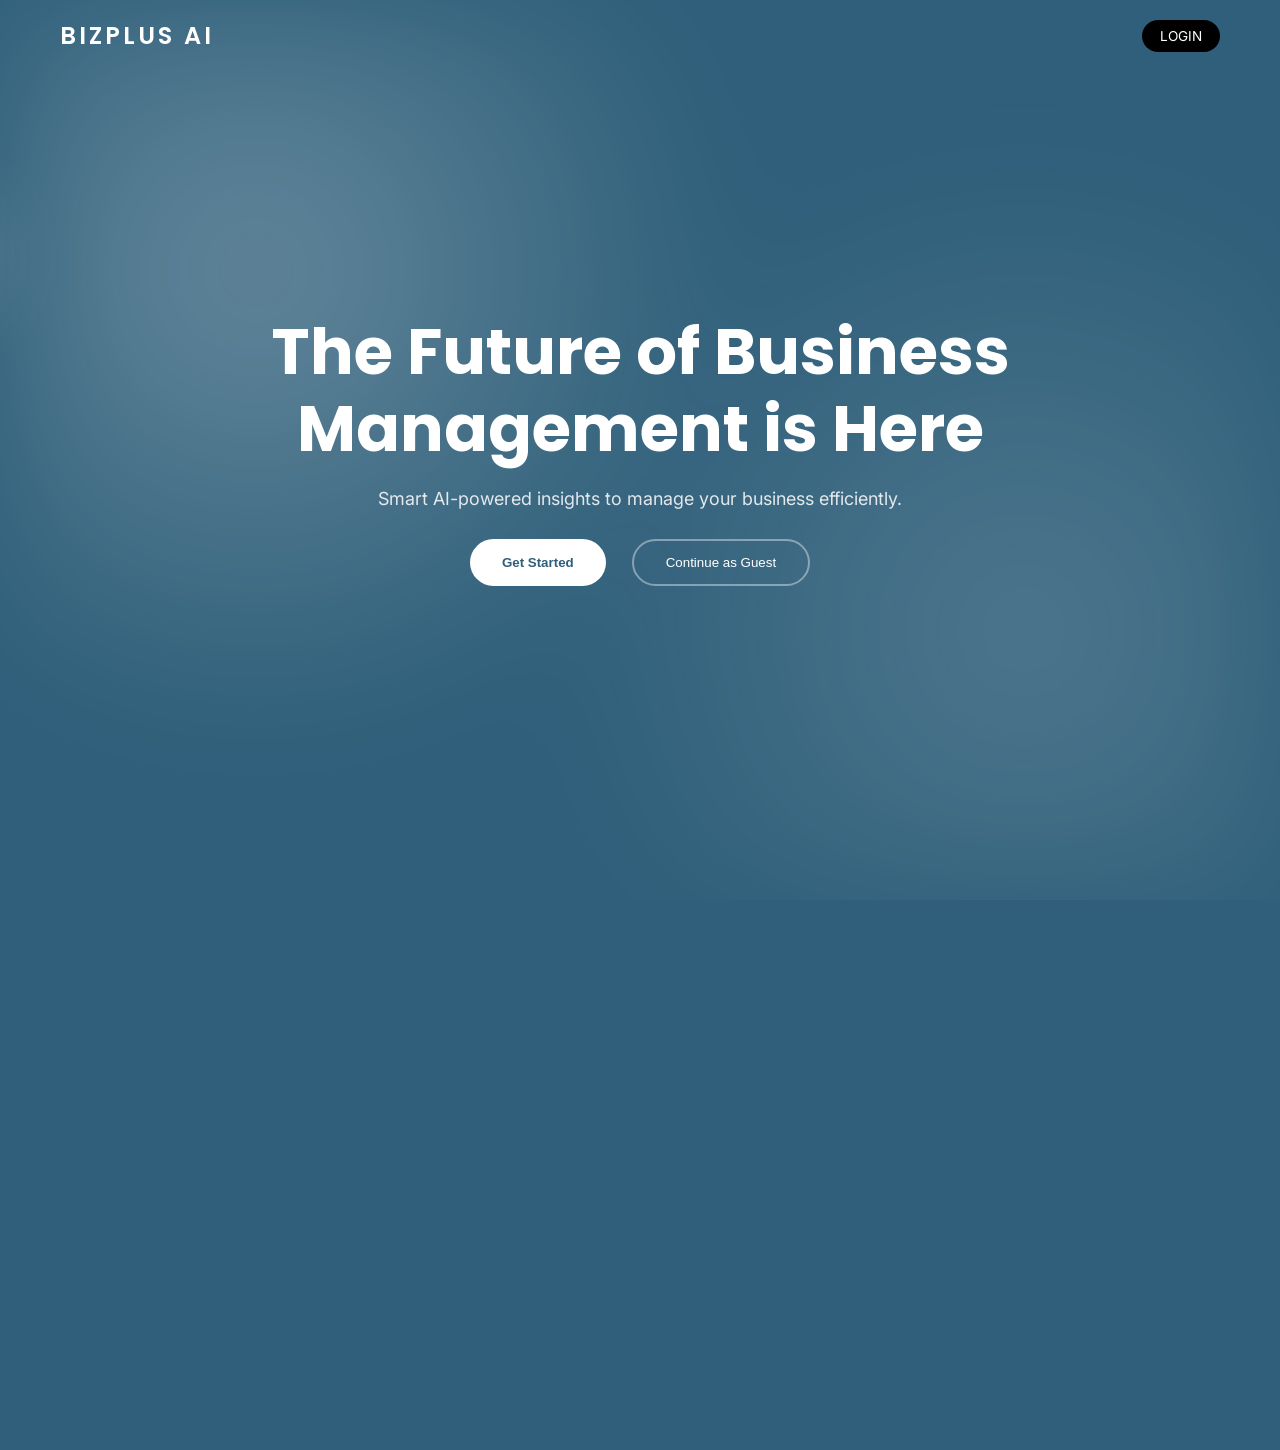
<file: templates/index.html>
<!DOCTYPE html>
<html lang="en">
<head>
    <meta charset="UTF-8">
    <meta name="viewport" content="width=device-width, initial-scale=1.0">
    <title>BizPlus AI - The Future of Business Management</title>
    <link href="https://fonts.googleapis.com/css2?family=Inter:wght@300;400;500&family=Poppins:wght@600;700&display=swap" rel="stylesheet">
    <style>
* {
    margin: 0;
    padding: 0;
    box-sizing: border-box;
}

body, html {
    height: 100%;
    width: 100%;
    overflow-x: hidden;
    font-family: 'Inter', sans-serif;
    background: #2f5f7a;
    position: relative;
}

/* SOFT BACKGROUND GLOW */
body::before {
    content: "";
    position: absolute;
    width: 100%;
    height: 100%;
    background: radial-gradient(circle at 20% 30%, rgba(255,255,255,0.25), transparent 40%),
                radial-gradient(circle at 80% 70%, rgba(255,255,255,0.15), transparent 40%);
    filter: blur(60px);
    z-index: 0;
}

/* CLOUD BACKGROUND */
.cloud-bg {
    position: absolute;
    width: 100%;
    height: 100%;
    overflow: hidden;
    z-index: 0;
}

.cloud {
    position: absolute;
    width: 300px;
    height: 150px;
    background: rgba(255,255,255,0.15);
    border-radius: 50%;
    filter: blur(40px);
    animation: floatCloud 30s linear infinite;
}

.cloud:nth-child(1) {
    top: 20%;
    left: -300px;
}

.cloud:nth-child(2) {
    top: 60%;
    left: -400px;
    animation-duration: 40s;
}

@keyframes floatCloud {
    from {
        transform: translateX(0);
    }
    to {
        transform: translateX(120vw);
    }
}

/* NAVBAR */
.landing-nav {
    position: fixed;
    top: 0;
    width: 100%;
    height: 70px;
    padding: 0 60px;
    display: flex;
    justify-content: space-between;
    align-items: center;
    background: transparent;
    z-index: 100;
}

.nav-brand {
    font-family: 'Poppins', sans-serif;
    color: #ffffff;
    font-weight: 600;
    font-size: 1.5rem;
    letter-spacing: 3px;
    text-decoration: none;
}

.login-btn {
    background: #000000;
    color: #ffffff;
    padding: 8px 18px;
    border-radius: 20px;
    font-size: 0.85rem;
    text-decoration: none;
    transition: 0.3s;
}

.login-btn:hover {
    background: #222;
}

/* HERO SECTION */
.hero {
    position: relative;
    z-index: 2;
    height: 100vh;
    display: flex;
    justify-content: center;
    align-items: center;
    text-align: center;
}

.hero-content {
    max-width: 800px;
}

.hero h1 {
    font-family: 'Poppins', sans-serif;
    color: #ffffff;
    font-size: clamp(2.5rem, 5vw, 64px);
    line-height: 1.2;
    margin-bottom: 20px;
}

.hero p {
    color: rgba(255,255,255,0.85);
    font-size: 18px;
    margin-bottom: 30px;
}

/* BUTTONS */
.btn-start {
    background: #ffffff;
    color: #2f5f7a;
    padding: 14px 32px;
    border-radius: 30px;
    font-weight: 600;
    border: none;
    cursor: pointer;
    margin-right: 10px;
    transition: 0.3s;
}

.btn-start:hover {
    background: #000;
    color: #fff;
}

.btn-guest {
    background: transparent;
    color: #ffffff;
    padding: 14px 32px;
    border-radius: 30px;
    border: 2px solid rgba(255,255,255,0.4);
    cursor: pointer;
    transition: 0.3s;
}

.btn-guest:hover {
    background: rgba(255,255,255,0.1);
}

/* FEATURES SECTION */
.features {
    padding: 120px 20px;
    text-align: center;
    color: white;
    position: relative;
    z-index: 2;
}

.features-title {
    font-size: 2.5rem;
    margin-bottom: 60px;
    font-family: 'Poppins', sans-serif;
}

/* GRID */
.features-grid {
    display: flex;
    justify-content: center;
    gap: 30px;
    flex-wrap: wrap;
}

/* CARD */
.feature-card {
    width: 240px;
    background: rgba(255,255,255,0.08);
    border: 1px solid rgba(255,255,255,0.2);
    backdrop-filter: blur(12px);
    border-radius: 16px;
    padding: 25px 20px;
    color: white;
    transition: 0.3s;
}

.feature-card:hover {
    transform: translateY(-8px);
    background: rgba(255,255,255,0.15);
    box-shadow: 0 10px 30px rgba(0,0,0,0.3);
}

.feature-card .icon {
    font-size: 2rem;
    margin-bottom: 15px;
}

.feature-card h3 {
    margin-bottom: 10px;
}

.feature-card p {
    font-size: 0.9rem;
    color: rgba(255,255,255,0.85);
}

/* RESPONSIVE */
@media (max-width: 768px) {
    .landing-nav {
        padding: 0 20px;
    }
}

/* TEXT ANIMATION */
.fade-up {
    opacity: 0;
    transform: translateY(30px);
    animation: fadeUp 1s ease forwards;
}

.fade-delay-1 { animation-delay: 0.2s; }
.fade-delay-2 { animation-delay: 0.5s; }
.fade-delay-3 { animation-delay: 0.8s; }

@keyframes fadeUp {
    to {
        opacity: 1;
        transform: translateY(0);
    }
}
    </style>
</head>
<body>

    <script>
  window.watsonAssistantChatOptions = {
    integrationID: "ea502117-c6d4-49c6-991c-81a5b313e014", // The ID of this integration.
    region: "https://integrations.au-syd.assistant.watson.appdomain.cloud", // The region your integration is hosted in.
    serviceInstanceID: "85255c97-57e1-45c2-b309-c8f4a8ec1f94", // The ID of your service instance.
    onLoad: async (instance) => { await instance.render(); }
  };
  setTimeout(function(){
    const t=document.createElement('script');
    t.src="https://web-chat.global.assistant.watson.appdomain.cloud/versions/" + (window.watsonAssistantChatOptions.clientVersion || 'latest') + "/WatsonAssistantChatEntry.js";
    document.head.appendChild(t);
  });
</script>
    <div class="cloud-bg">
    <div class="cloud"></div>
    <div class="cloud"></div>
</div>

    <nav class="landing-nav">
        <a href="/" class="nav-brand">BIZPLUS AI</a>
        <div class="nav-links">
            <a href="/login" class="login-btn">LOGIN</a>
        </div>
    </nav>

    <section class="hero">
        <div class="hero-content">
<h1 class="fade-up fade-delay-1">
    The Future of Business Management is Here
</h1>

<p class="fade-up fade-delay-2">
    Smart AI-powered insights to manage your business efficiently.
</p>

<div class="fade-up fade-delay-3" style="display: flex; gap: 16px; margin-top: 10px; flex-wrap: wrap; justify-content: center;">
                <button class="btn-start" onclick="window.location.href='/register'">Get Started</button>
                <button class="btn-guest" onclick="window.location.href='/guest_login'">Continue as Guest</button>
            </div>
        </div>
    </section>
    <section class="features">
    <h2 class="features-title">What BizzPlus AI Can Do</h2>

    <div class="features-grid">

        <div class="feature-card">
            <div class="icon">📦</div>
            <h3>Smart Inventory</h3>
            <p>Track products, expiry dates, and pricing with automated margin calculation.</p>
        </div>

        <div class="feature-card">
            <div class="icon">🧾</div>
            <h3>Billing System</h3>
            <p>Create bills instantly and automatically update stock in real-time.</p>
        </div>

        <div class="feature-card">
            <div class="icon">📊</div>
            <h3>Analytics</h3>
            <p>Visualize daily, weekly, and monthly sales with actionable insights.</p>
        </div>

        <div class="feature-card">
            <div class="icon">🤖</div>
            <h3>AI Insights</h3>
            <p>Get smart suggestions like restocking alerts and demand predictions.</p>
        </div>

    </div>
</section>

</body>
</html>
</file>
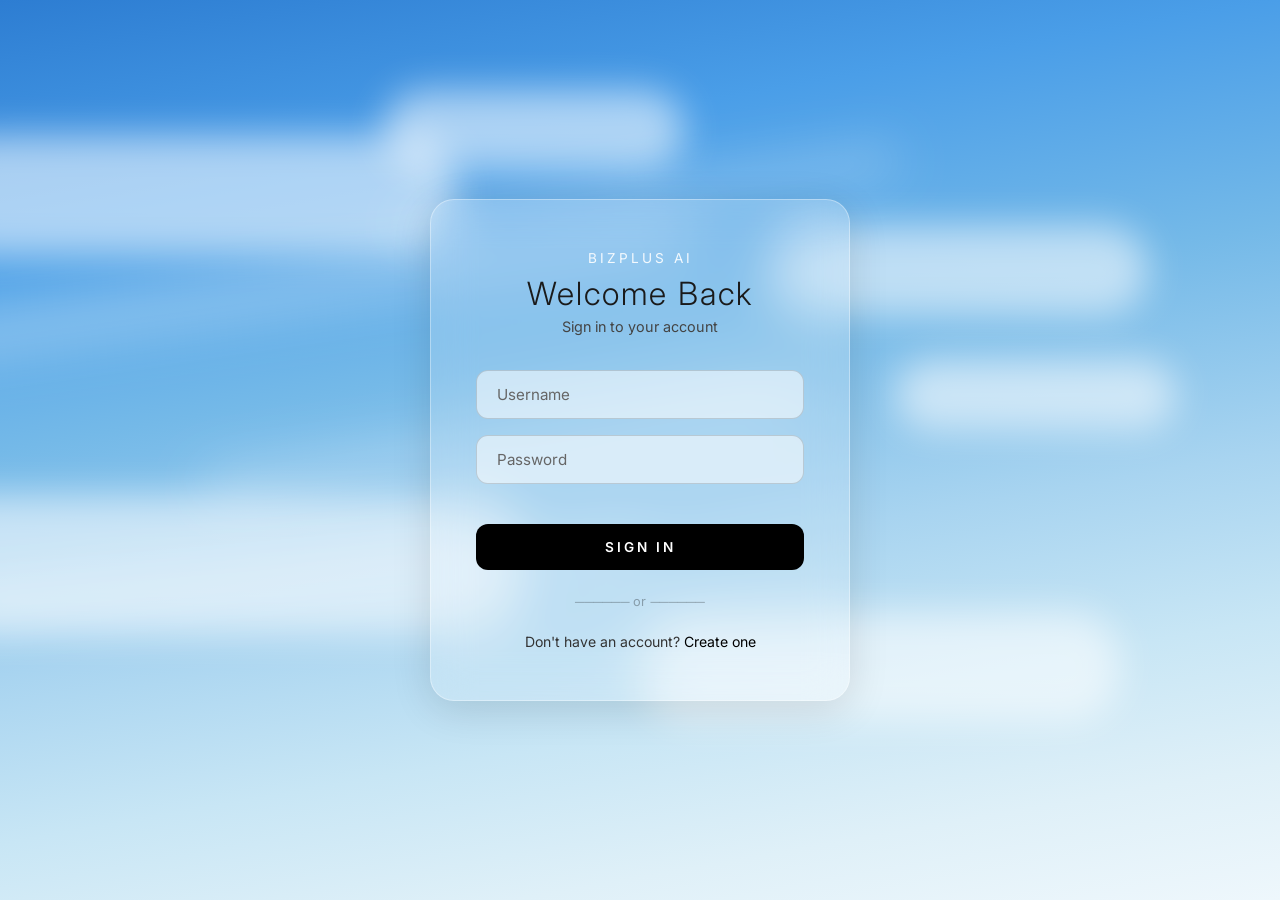
<file: templates/login.html>
<!DOCTYPE html>
<html lang="en">
<head>
    <meta charset="UTF-8">
    <meta name="viewport" content="width=device-width, initial-scale=1.0">
    <title>BizPlus AI - Login</title>
    <link href="https://fonts.googleapis.com/css2?family=Inter:wght@300;400;600&display=swap" rel="stylesheet">
    <style>
        * {
            margin: 0;
            padding: 0;
            box-sizing: border-box;
            font-family: 'Inter', sans-serif;
        }
        
        body, html {
            height: 100%;
            width: 100%;
            overflow-x: hidden;
            background: linear-gradient(
              170deg,
              #2d7dd2 0%,
              #4a9ee8 20%,
              #74b9e8 40%,
              #a8d4f0 60%,
              #c8e6f5 75%,
              #dff0f8 88%,
              #eef7fc 100%
            );
            display: flex;
            justify-content: center;
            align-items: center;
        }

        /* Pure CSS Clouds */
        .cloud-layer {
            position: absolute;
            width: 100%;
            height: 100%;
            top: 0;
            left: 0;
            pointer-events: none;
            z-index: 0;
        }

        .cloud {
            position: absolute;
            background: rgba(255, 255, 255, 0.55);
            border-radius: 50px;
            filter: blur(18px);
        }

        .cloud-1 { width: 520px; height: 120px; top: 15%; left: -5%; animation: floatCloud1 28s linear infinite; }
        .cloud-2 { width: 380px; height: 90px; top: 25%; left: 60%; animation: floatCloud2 22s linear infinite; }
        .cloud-3 { width: 650px; height: 140px; top: 55%; left: -10%; animation: floatCloud3 35s linear infinite; }
        .cloud-4 { width: 300px; height: 80px; top: 10%; left: 30%; animation: floatCloud1 18s linear infinite reverse; }
        .cloud-5 { width: 480px; height: 110px; top: 68%; left: 50%; animation: floatCloud2 30s linear infinite; }
        .cloud-6 { width: 280px; height: 70px; top: 40%; left: 70%; animation: floatCloud3 25s linear infinite reverse; }

        .wisp {
            position: absolute;
            background: rgba(255, 255, 255, 0.30);
            border-radius: 100px;
            filter: blur(25px);
        }

        .wisp-1 { width: 800px; height: 40px; top: 30%; left: -100px; transform: rotate(-8deg); animation: floatCloud2 40s ease-in-out infinite; }
        .wisp-2 { width: 600px; height: 30px; top: 48%; left: 200px; transform: rotate(-8deg); animation: floatCloud1 50s ease-in-out infinite; }
        .wisp-3 { width: 700px; height: 35px; top: 62%; left: -50px; transform: rotate(-5deg); animation: floatCloud3 45s ease-in-out infinite; }
        .wisp-4 { width: 500px; height: 25px; top: 20%; left: 400px; transform: rotate(-8deg); animation: floatCloud2 38s ease-in-out infinite reverse; }

        @keyframes floatCloud1 {
            0%   { transform: translateX(0px) translateY(0px); }
            25%  { transform: translateX(15px) translateY(-8px); }
            50%  { transform: translateX(30px) translateY(0px); }
            75%  { transform: translateX(15px) translateY(8px); }
            100% { transform: translateX(0px) translateY(0px); }
        }
        @keyframes floatCloud2 {
            0%   { transform: translateX(0px) translateY(0px); }
            33%  { transform: translateX(-20px) translateY(10px); }
            66%  { transform: translateX(20px) translateY(-10px); }
            100% { transform: translateX(0px) translateY(0px); }
        }
        @keyframes floatCloud3 {
            0%   { transform: translateX(0px) scale(1); }
            50%  { transform: translateX(25px) scale(1.03); }
            100% { transform: translateX(0px) scale(1); }
        }

        /* Glassmorphism Auth Card */
        .auth-card {
            position: relative;
            z-index: 10;
            background: rgba(255, 255, 255, 0.18);
            backdrop-filter: blur(20px);
            -webkit-backdrop-filter: blur(20px);
            border: 1px solid rgba(255, 255, 255, 0.35);
            border-radius: 24px;
            padding: 50px 45px;
            width: 420px;
            box-shadow: 0 8px 40px rgba(0, 0, 0, 0.12);
            
            /* Animation */
            opacity: 0;
            transform: translateY(30px);
            animation: cardFadeIn 0.9s ease-out forwards;
        }

        @keyframes cardFadeIn {
            to {
                opacity: 1;
                transform: translateY(0);
            }
        }

        .auth-logo {
            text-align: center;
            color: #ffffff;
            font-size: 0.85rem;
            letter-spacing: 3px;
            opacity: 0.9;
            margin-bottom: 8px;
        }

        .auth-heading {
            text-align: center;
            font-size: 2rem;
            font-weight: 300;
            color: #1a1a1a;
            letter-spacing: 2px;
            margin-bottom: 5px;
        }

        .auth-subtext {
            text-align: center;
            font-size: 0.9rem;
            color: #444444;
            margin-bottom: 35px;
        }

        .input-group {
            margin-bottom: 16px;
        }

        .glass-input {
            width: 100%;
            background: rgba(255, 255, 255, 0.55);
            border: 1px solid rgba(0, 0, 0, 0.15);
            border-radius: 12px;
            padding: 14px 20px;
            color: #1a1a1a;
            font-size: 0.95rem;
            outline: none;
            transition: all 0.3s ease;
        }

        .glass-input::placeholder {
            color: #666666;
        }

        .glass-input:focus {
            border-color: rgba(0,0,0,0.30);
            background: rgba(255,255,255,0.75);
        }

        .error-message {
            display: none;
            color: #cc0000;
            font-size: 0.85rem;
            text-align: center;
            margin-top: 10px;
        }

        .btn-submit {
            width: 100%;
            background: #000000;
            color: #ffffff;
            padding: 15px;
            border-radius: 12px;
            font-size: 0.85rem;
            letter-spacing: 3px;
            font-weight: 600;
            margin-top: 24px;
            border: none;
            cursor: pointer;
            transition: all 0.3s ease;
        }

        .btn-submit:hover {
            background: #222222;
            box-shadow: 0 6px 20px rgba(0,0,0,0.3);
        }

        .divider {
            color: rgba(0,0,0,0.30);
            margin: 24px 0;
            text-align: center;
            font-size: 0.8rem;
        }

        .auth-footer {
            color: #333333;
            font-size: 0.88rem;
            text-align: center;
        }

        .auth-footer a {
            color: #000000;
            text-decoration: none;
            transition: opacity 0.3s ease;
        }

        .auth-footer a:hover {
            text-decoration: underline;
        }

    </style>
</head>
<body>

    <!-- Cloud layers -->
    <div class="cloud-layer">
        <div class="cloud cloud-1"></div>
        <div class="cloud cloud-2"></div>
        <div class="cloud cloud-3"></div>
        <div class="cloud cloud-4"></div>
        <div class="cloud cloud-5"></div>
        <div class="cloud cloud-6"></div>
        <div class="wisp wisp-1"></div>
        <div class="wisp wisp-2"></div>
        <div class="wisp wisp-3"></div>
        <div class="wisp wisp-4"></div>
    </div>

    <div class="auth-card">
        <div class="auth-logo">BIZPLUS AI</div>
        <h1 class="auth-heading">Welcome Back</h1>
        <p class="auth-subtext">Sign in to your account</p>

        <form id="loginForm">
            <div class="input-group">
                <input type="text" id="username" class="glass-input" placeholder="Username" required>
            </div>
            <div class="input-group">
                <input type="password" id="password" class="glass-input" placeholder="Password" required>
            </div>
            
            <div id="errorMsg" class="error-message">Invalid username or password</div>

            <button type="submit" class="btn-submit">SIGN IN</button>
        </form>

        <div class="divider">──────  or  ──────</div>

        <div class="auth-footer">
            Don't have an account? <a href="/register">Create one</a>
        </div>
    </div>

    <script>
        document.getElementById('loginForm').addEventListener('submit', async (e) => {
            e.preventDefault();
            
            const username = document.getElementById('username').value;
            const password = document.getElementById('password').value;
            const errorMsg = document.getElementById('errorMsg');
            
            try {
                const response = await fetch('/login', {
                    method: 'POST',
                    headers: { 'Content-Type': 'application/json' },
                    body: JSON.stringify({ username, password })
                });
                
                const data = await response.json();
                
                if (data.success) {
                    window.location.href = '/dashboard';
                } else {
                    errorMsg.textContent = data.error || 'Invalid username or password';
                    errorMsg.style.display = 'block';
                }
            } catch (err) {
                errorMsg.textContent = 'Server error. Please try again.';
                errorMsg.style.display = 'block';
            }
        });
    </script>
</body>
</html>
</file>
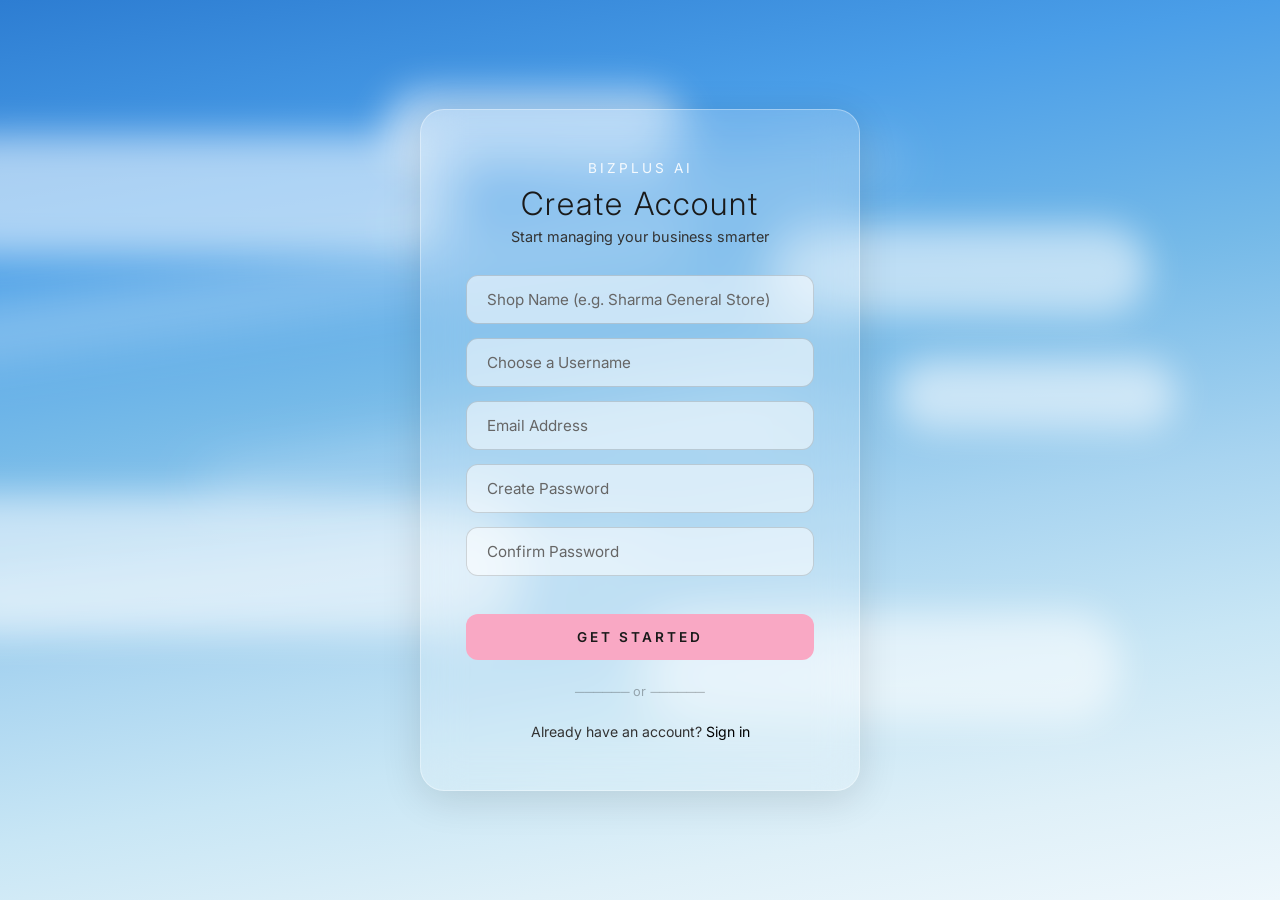
<file: templates/register.html>
<!DOCTYPE html>
<html lang="en">
<head>
    <meta charset="UTF-8">
    <meta name="viewport" content="width=device-width, initial-scale=1.0">
    <title>BizPlus AI - Register</title>
    <link href="https://fonts.googleapis.com/css2?family=Inter:wght@300;400;600&display=swap" rel="stylesheet">
    <style>
        * {
            margin: 0;
            padding: 0;
            box-sizing: border-box;
            font-family: 'Inter', sans-serif;
        }
        
        body, html {
            height: 100%;
            width: 100%;
            overflow-x: hidden;
            background: linear-gradient(
              170deg,
              #2d7dd2 0%,
              #4a9ee8 20%,
              #74b9e8 40%,
              #a8d4f0 60%,
              #c8e6f5 75%,
              #dff0f8 88%,
              #eef7fc 100%
            );
            display: flex;
            justify-content: center;
            align-items: center;
        }

        /* Pure CSS Clouds */
        .cloud-layer {
            position: absolute;
            width: 100%;
            height: 100%;
            top: 0;
            left: 0;
            pointer-events: none;
            z-index: 0;
        }

        .cloud {
            position: absolute;
            background: rgba(255, 255, 255, 0.55);
            border-radius: 50px;
            filter: blur(18px);
        }

        .cloud-1 { width: 520px; height: 120px; top: 15%; left: -5%; animation: floatCloud1 28s linear infinite; }
        .cloud-2 { width: 380px; height: 90px; top: 25%; left: 60%; animation: floatCloud2 22s linear infinite; }
        .cloud-3 { width: 650px; height: 140px; top: 55%; left: -10%; animation: floatCloud3 35s linear infinite; }
        .cloud-4 { width: 300px; height: 80px; top: 10%; left: 30%; animation: floatCloud1 18s linear infinite reverse; }
        .cloud-5 { width: 480px; height: 110px; top: 68%; left: 50%; animation: floatCloud2 30s linear infinite; }
        .cloud-6 { width: 280px; height: 70px; top: 40%; left: 70%; animation: floatCloud3 25s linear infinite reverse; }

        .wisp {
            position: absolute;
            background: rgba(255, 255, 255, 0.30);
            border-radius: 100px;
            filter: blur(25px);
        }

        .wisp-1 { width: 800px; height: 40px; top: 30%; left: -100px; transform: rotate(-8deg); animation: floatCloud2 40s ease-in-out infinite; }
        .wisp-2 { width: 600px; height: 30px; top: 48%; left: 200px; transform: rotate(-8deg); animation: floatCloud1 50s ease-in-out infinite; }
        .wisp-3 { width: 700px; height: 35px; top: 62%; left: -50px; transform: rotate(-5deg); animation: floatCloud3 45s ease-in-out infinite; }
        .wisp-4 { width: 500px; height: 25px; top: 20%; left: 400px; transform: rotate(-8deg); animation: floatCloud2 38s ease-in-out infinite reverse; }

        @keyframes floatCloud1 {
            0%   { transform: translateX(0px) translateY(0px); }
            25%  { transform: translateX(15px) translateY(-8px); }
            50%  { transform: translateX(30px) translateY(0px); }
            75%  { transform: translateX(15px) translateY(8px); }
            100% { transform: translateX(0px) translateY(0px); }
        }
        @keyframes floatCloud2 {
            0%   { transform: translateX(0px) translateY(0px); }
            33%  { transform: translateX(-20px) translateY(10px); }
            66%  { transform: translateX(20px) translateY(-10px); }
            100% { transform: translateX(0px) translateY(0px); }
        }
        @keyframes floatCloud3 {
            0%   { transform: translateX(0px) scale(1); }
            50%  { transform: translateX(25px) scale(1.03); }
            100% { transform: translateX(0px) scale(1); }
        }

        /* Glassmorphism Auth Card */
        .auth-card {
            position: relative;
            z-index: 10;
            background: rgba(255, 255, 255, 0.18);
            backdrop-filter: blur(20px);
            -webkit-backdrop-filter: blur(20px);
            border: 1px solid rgba(255, 255, 255, 0.35);
            border-radius: 24px;
            padding: 50px 45px;
            width: 440px; /* Slightly wider */
            box-shadow: 0 8px 40px rgba(0, 0, 0, 0.12);
            
            /* Animation */
            opacity: 0;
            transform: translateY(30px);
            animation: cardFadeIn 0.9s ease-out forwards;
        }

        @keyframes cardFadeIn {
            to {
                opacity: 1;
                transform: translateY(0);
            }
        }

        .auth-logo {
            text-align: center;
            color: #ffffff;
            font-size: 0.85rem;
            letter-spacing: 3px;
            opacity: 0.9;
            margin-bottom: 8px;
        }

        .auth-heading {
            text-align: center;
            font-size: 2rem;
            font-weight: 300;
            color: #1a1a1a;
            letter-spacing: 2px;
            margin-bottom: 5px;
        }

        .auth-subtext {
            text-align: center;
            font-size: 0.9rem;
            color: #333333;
            margin-bottom: 30px;
        }

        .input-group {
            margin-bottom: 14px; /* 14px gap */
        }

        .glass-input {
            width: 100%;
            background: rgba(255, 255, 255, 0.55);
            border: 1px solid rgba(0, 0, 0, 0.15);
            border-radius: 12px;
            padding: 14px 20px;
            color: #1a1a1a;
            font-size: 0.95rem;
            outline: none;
            transition: all 0.3s ease;
        }

        .glass-input::placeholder {
            color: #666666;
        }

        .glass-input:focus {
            border-color: rgba(0,0,0,0.30);
            background: rgba(255,255,255,0.75);
        }

        .error-message {
            display: none;
            color: #cc0000;
            font-size: 0.85rem;
            text-align: center;
            margin-top: 10px;
        }

        .btn-submit {
            width: 100%;
            background: rgb(249, 168, 196); /* pastel pink */
            color: #1a1a1a;
            padding: 15px;
            border-radius: 12px;
            font-size: 0.85rem;
            letter-spacing: 3px;
            font-weight: 600;
            margin-top: 24px;
            border: none;
            cursor: pointer;
            transition: all 0.3s ease;
        }

        .btn-submit:hover {
            transform: scale(1.02);
            box-shadow: 0 6px 20px rgba(249, 168, 196, 0.4);
        }

        .divider {
            color: rgba(0,0,0,0.30);
            margin: 24px 0;
            text-align: center;
            font-size: 0.8rem;
        }

        .auth-footer {
            color: #333333;
            font-size: 0.88rem;
            text-align: center;
        }

        .auth-footer a {
            color: #000000;
            text-decoration: none;
            transition: opacity 0.3s ease;
        }

        .auth-footer a:hover {
            text-decoration: underline;
        }

    </style>
</head>
<body>

    <!-- Cloud layers -->
    <div class="cloud-layer">
        <div class="cloud cloud-1"></div>
        <div class="cloud cloud-2"></div>
        <div class="cloud cloud-3"></div>
        <div class="cloud cloud-4"></div>
        <div class="cloud cloud-5"></div>
        <div class="cloud cloud-6"></div>
        <div class="wisp wisp-1"></div>
        <div class="wisp wisp-2"></div>
        <div class="wisp wisp-3"></div>
        <div class="wisp wisp-4"></div>
    </div>

    <div class="auth-card">
        <div class="auth-logo">BIZPLUS AI</div>
        <h1 class="auth-heading">Create Account</h1>
        <p class="auth-subtext">Start managing your business smarter</p>

        <form id="registerForm">
            <div class="input-group">
                <input type="text" id="shop_name" class="glass-input" placeholder="Shop Name (e.g. Sharma General Store)" required>
            </div>
            <div class="input-group">
                <input type="text" id="username" class="glass-input" placeholder="Choose a Username" required>
            </div>
            <div class="input-group">
                <input type="email" id="email" class="glass-input" placeholder="Email Address" required>
            </div>
            <div class="input-group">
                <input type="password" id="password" class="glass-input" placeholder="Create Password" required>
            </div>
            <div class="input-group">
                <input type="password" id="confirm_password" class="glass-input" placeholder="Confirm Password" required>
            </div>
            
            <div id="errorMsg" class="error-message"></div>

            <button type="submit" class="btn-submit">GET STARTED</button>
        </form>

        <div class="divider">──────  or  ──────</div>

        <div class="auth-footer">
            Already have an account? <a href="/login">Sign in</a>
        </div>
    </div>

    <script>
        document.getElementById('registerForm').addEventListener('submit', async (e) => {
            e.preventDefault();
            
            const shop_name = document.getElementById('shop_name').value.trim();
            const username = document.getElementById('username').value.trim();
            const email = document.getElementById('email').value.trim();
            const password = document.getElementById('password').value;
            const confirm_password = document.getElementById('confirm_password').value;
            const errorMsg = document.getElementById('errorMsg');
            
            if (!shop_name || !username || !email || !password) {
                errorMsg.textContent = 'All fields are required';
                errorMsg.style.display = 'block';
                return;
            }
            
            if (password !== confirm_password) {
                errorMsg.textContent = 'Passwords do not match';
                errorMsg.style.display = 'block';
                return;
            }
            
            try {
                const response = await fetch('/register', {
                    method: 'POST',
                    headers: { 'Content-Type': 'application/json' },
                    body: JSON.stringify({ shop_name, username, email, password })
                });
                
                const data = await response.json();
                
                if (data.success) {
                    window.location.href = '/dashboard';
                } else {
                    // Check if error contains UNIQUE constraint failure
                    if (data.error.includes('UNIQUE constraint failed: users.username')) {
                        errorMsg.textContent = 'Username already taken';
                    } else if (data.error.includes('UNIQUE constraint failed: users.email')) {
                        errorMsg.textContent = 'Email already registered';
                    } else {
                        errorMsg.textContent = 'Registration failed. Please try again.';
                    }
                    errorMsg.style.display = 'block';
                }
            } catch (err) {
                errorMsg.textContent = 'Server error. Please try again.';
                errorMsg.style.display = 'block';
            }
        });
    </script>
</body>
</html>
</file>
